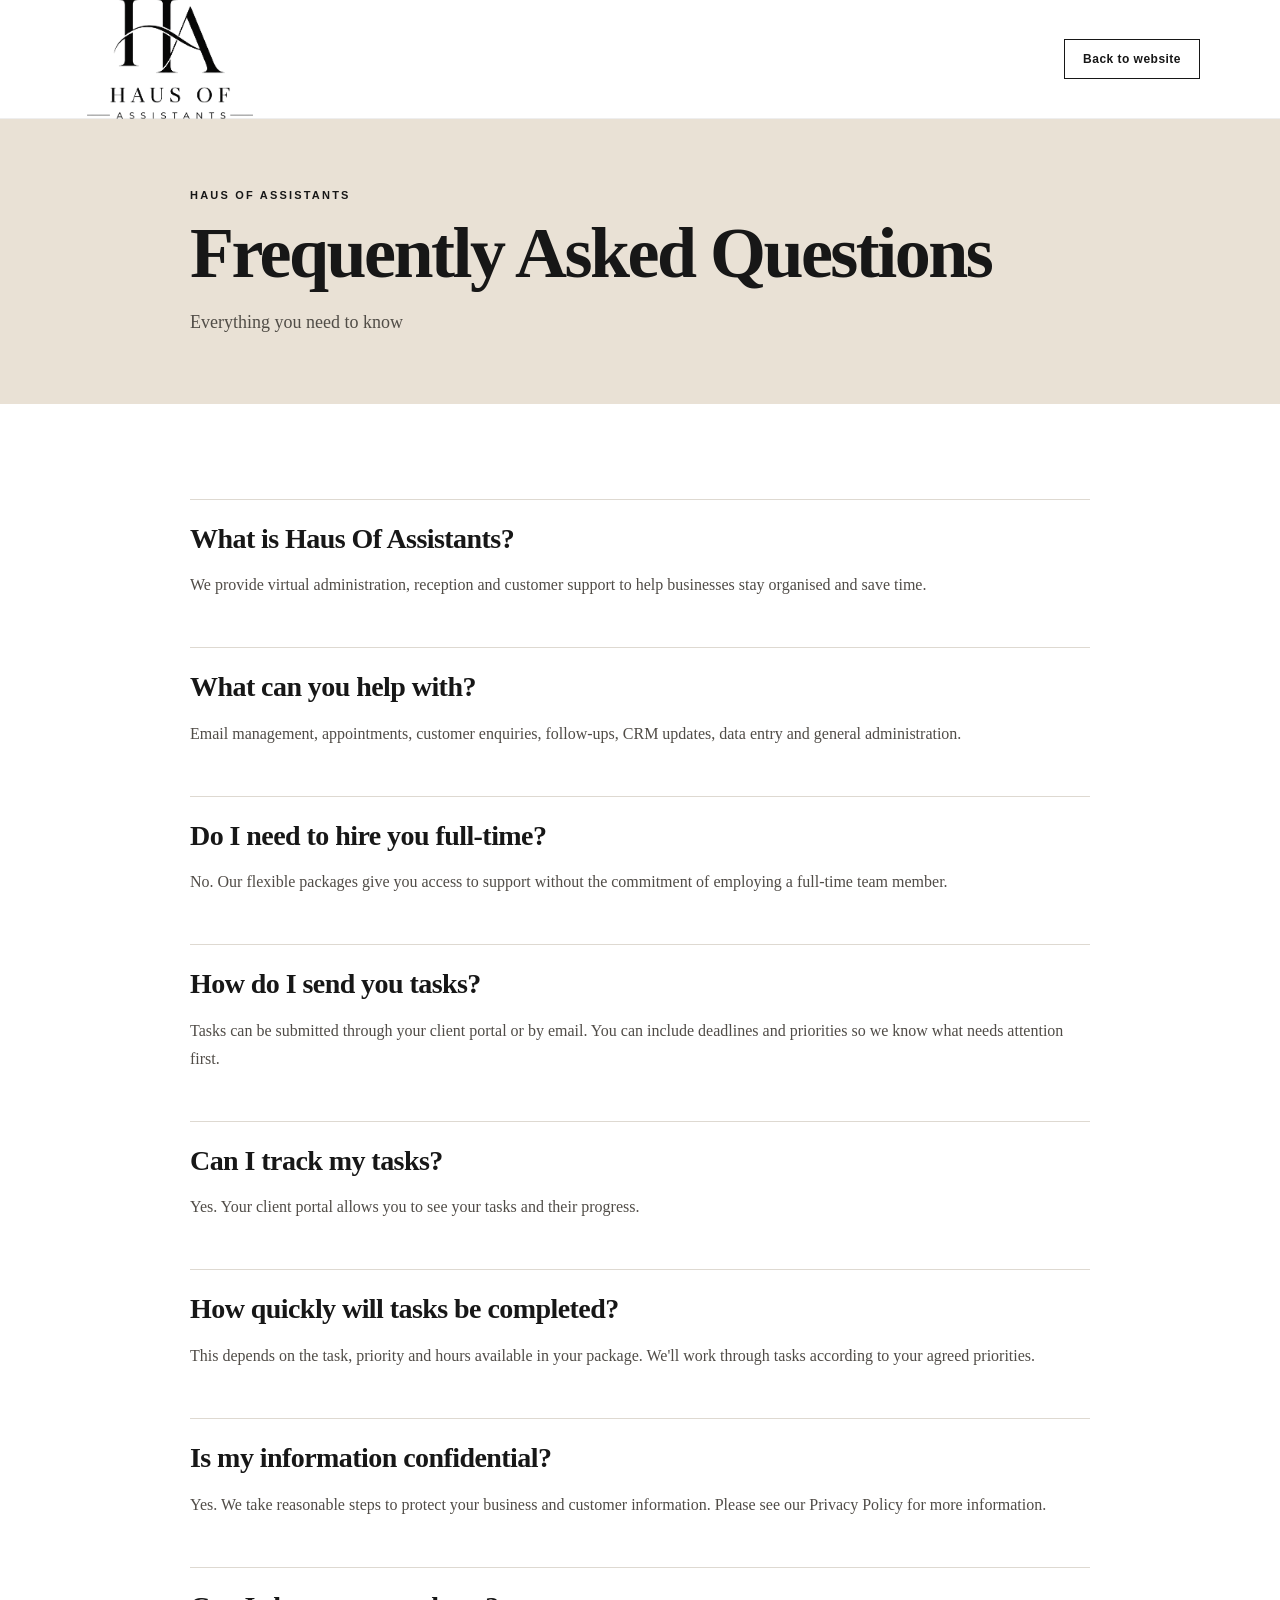
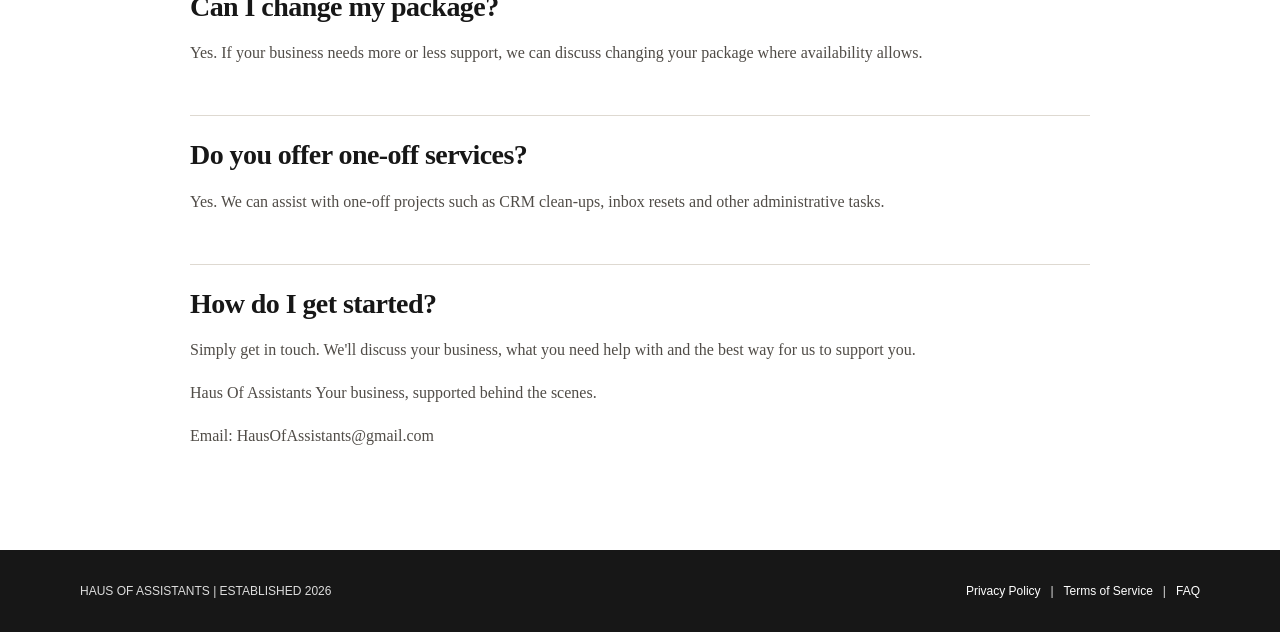
<file: faq.html>
<!doctype html><html lang="en"><head><meta charset="utf-8"><meta name="viewport" content="width=device-width,initial-scale=1"><title>Frequently Asked Questions | Haus Of Assistants</title><style>
:root{--ink:#171717;--paper:#fff;--beige:#e9e1d5;--warm:#f7f3ed;--muted:#6d6963;--line:#ded9d1}*{box-sizing:border-box}body{margin:0;font-family:Georgia,"Times New Roman",serif;color:var(--ink);background:var(--paper);line-height:1.75}a{color:inherit}.top{background:#fff;border-bottom:1px solid #eee}.nav{width:min(1120px,92%);height:118px;margin:auto;display:flex;align-items:center;justify-content:space-between}.nav img{width:180px;height:140px;object-fit:contain;display:block}.btn{padding:12px 18px;border:1px solid var(--ink);text-decoration:none;font:700 12px Arial,sans-serif;letter-spacing:.04em}.hero{background:var(--beige);padding:70px 0 65px}.heroin,.wrap{width:min(900px,90%);margin:auto}.eyebrow{text-transform:uppercase;letter-spacing:.2em;font:700 11px Arial,sans-serif;margin-bottom:16px}.hero h1{font-size:clamp(46px,7vw,72px);line-height:1;margin:0 0 18px;letter-spacing:-.035em}.hero p{font-size:18px;color:#514d47;margin:0;max-width:650px}.wrap{padding:65px 0 85px}.wrap>p{color:#504c47;margin:0 0 15px}.wrap h2{font-size:28px;line-height:1.2;margin:48px 0 16px;padding-top:22px;border-top:1px solid var(--line);letter-spacing:-.02em}.wrap h2:first-of-type{margin-top:30px}.wrap ul{color:#504c47;padding-left:22px}.wrap strong{color:var(--ink)}footer{background:var(--ink);color:#ddd;padding:34px 0}.foot{width:min(1120px,92%);margin:auto;display:flex;justify-content:space-between;gap:20px;flex-wrap:wrap;font:12px Arial,sans-serif}.foot a{color:#fff;text-decoration:none}.foot a:hover{text-decoration:underline}@media(max-width:700px){.nav{height:92px}.nav img{width:130px;height:102px}.hero{padding:50px 0}.wrap{padding-top:45px}.wrap h2{font-size:24px}}
</style></head><body><div class="top"><div class="nav"><a href="index.html"><img src="haus-monogram.png" alt="Haus Of Assistants"></a><a class="btn" href="index.html">Back to website</a></div></div><header class="hero"><div class="heroin"><div class="eyebrow">Haus Of Assistants</div><h1>Frequently Asked Questions</h1><p>Everything you need to know</p></div></header><main class="wrap"><h2>What is Haus Of Assistants?</h2><p>We provide virtual administration, reception and customer support to help businesses stay organised and save time.</p><h2>What can you help with?</h2><p>Email management, appointments, customer enquiries, follow-ups, CRM updates, data entry and general administration.</p><h2>Do I need to hire you full-time?</h2><p>No. Our flexible packages give you access to support without the commitment of employing a full-time team member.</p><h2>How do I send you tasks?</h2><p>Tasks can be submitted through your client portal or by email. You can include deadlines and priorities so we know what needs attention first.</p><h2>Can I track my tasks?</h2><p>Yes. Your client portal allows you to see your tasks and their progress.</p><h2>How quickly will tasks be completed?</h2><p>This depends on the task, priority and hours available in your package. We&#x27;ll work through tasks according to your agreed priorities.</p><h2>Is my information confidential?</h2><p>Yes. We take reasonable steps to protect your business and customer information. Please see our Privacy Policy for more information.</p><h2>Can I change my package?</h2><p>Yes. If your business needs more or less support, we can discuss changing your package where availability allows.</p><h2>Do you offer one-off services?</h2><p>Yes. We can assist with one-off projects such as CRM clean-ups, inbox resets and other administrative tasks.</p><h2>How do I get started?</h2><p>Simply get in touch. We&#x27;ll discuss your business, what you need help with and the best way for us to support you.</p><p>Haus Of Assistants
Your business, supported behind the scenes.</p><p>Email: HausOfAssistants@gmail.com</p></main><footer><div class="foot"><div>HAUS OF ASSISTANTS | ESTABLISHED 2026</div><div><a href="privacy.html">Privacy Policy</a> &nbsp; | &nbsp; <a href="terms.html">Terms of Service</a> &nbsp; | &nbsp; <a href="faq.html">FAQ</a></div></div></footer></body></html>
</file>
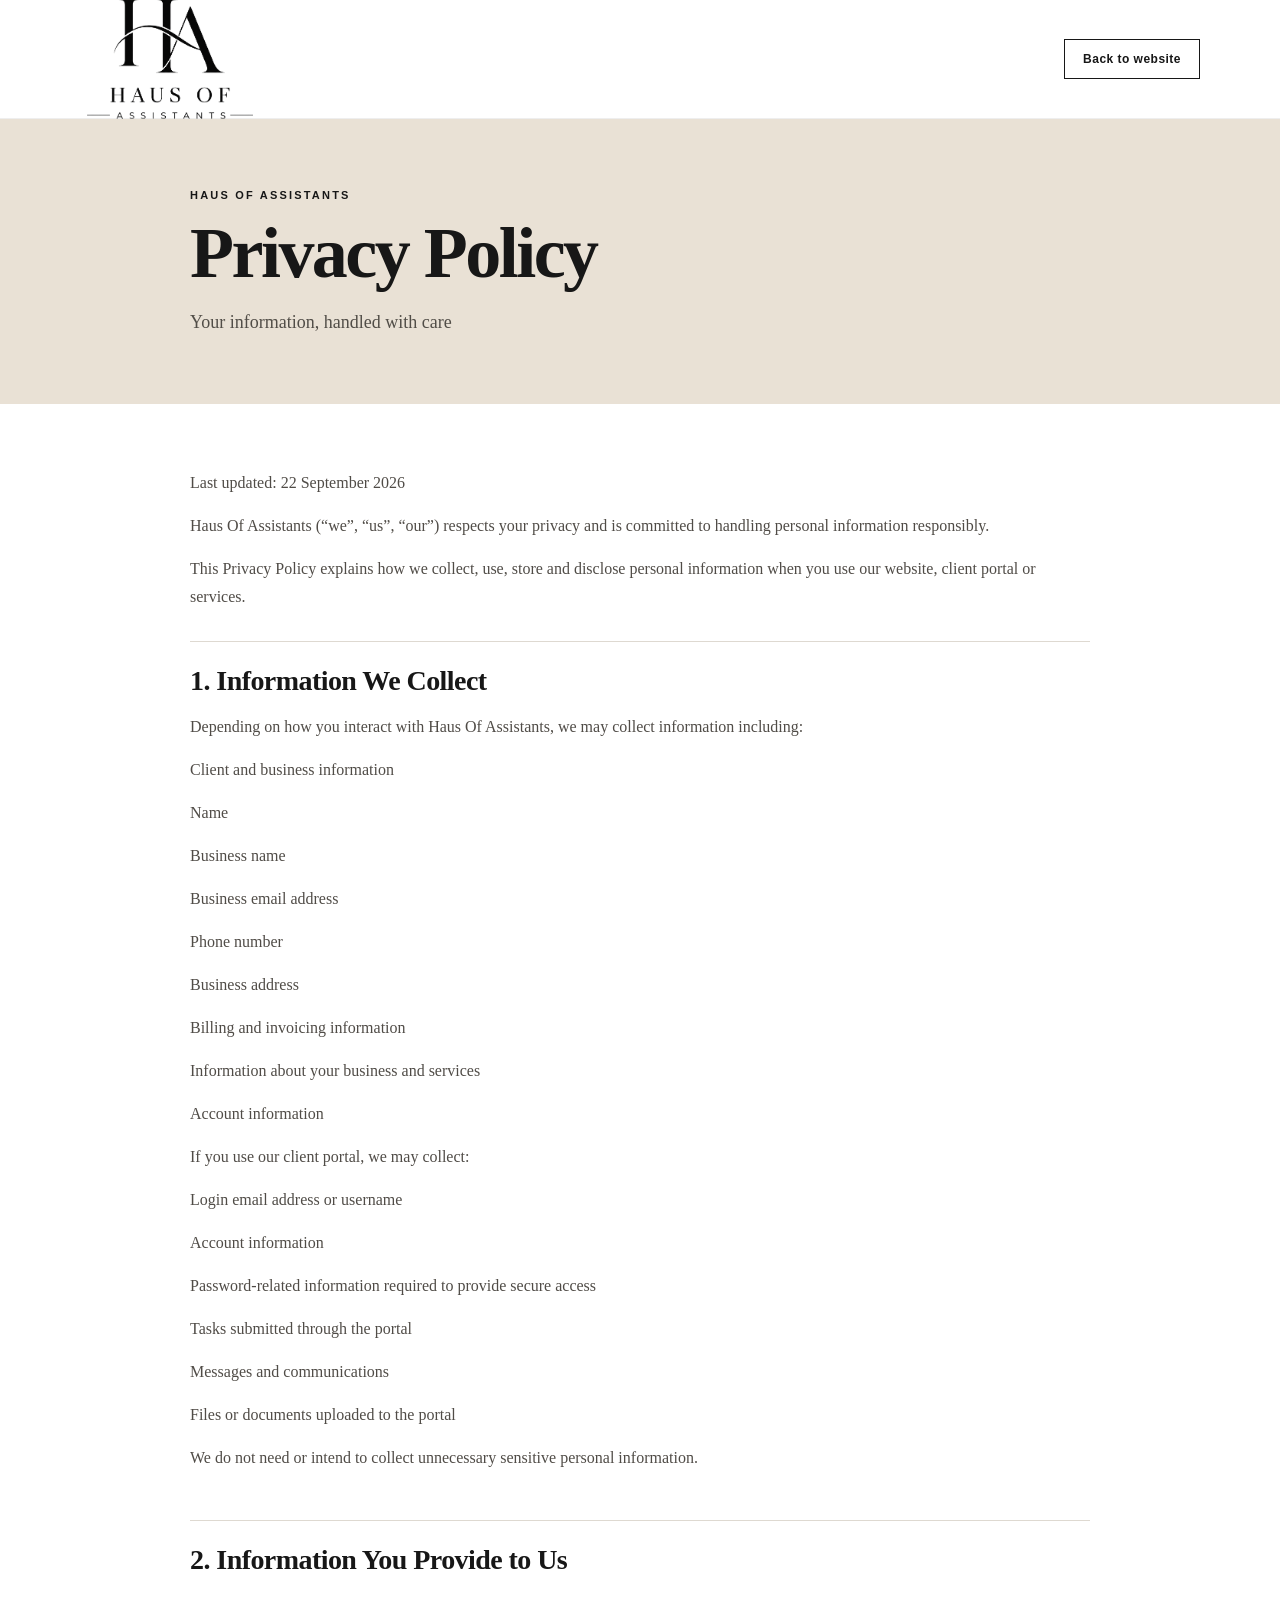
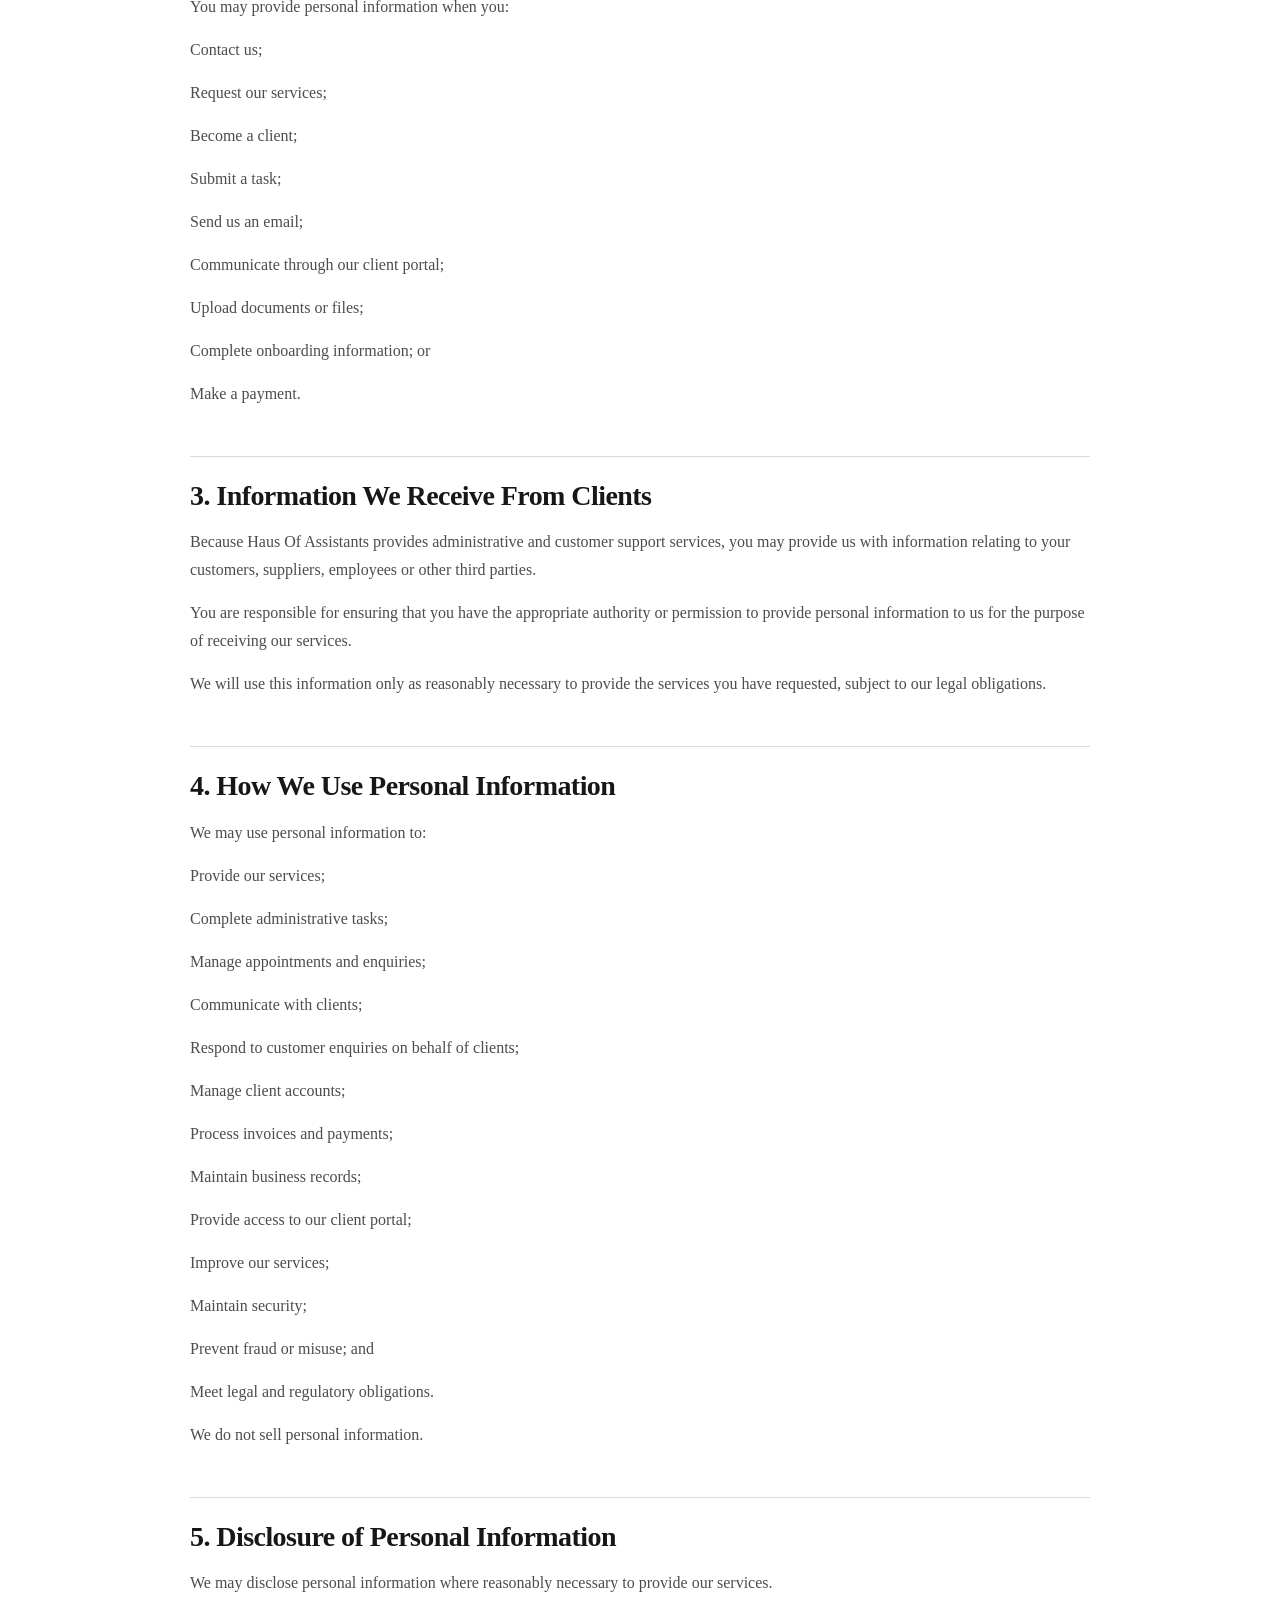
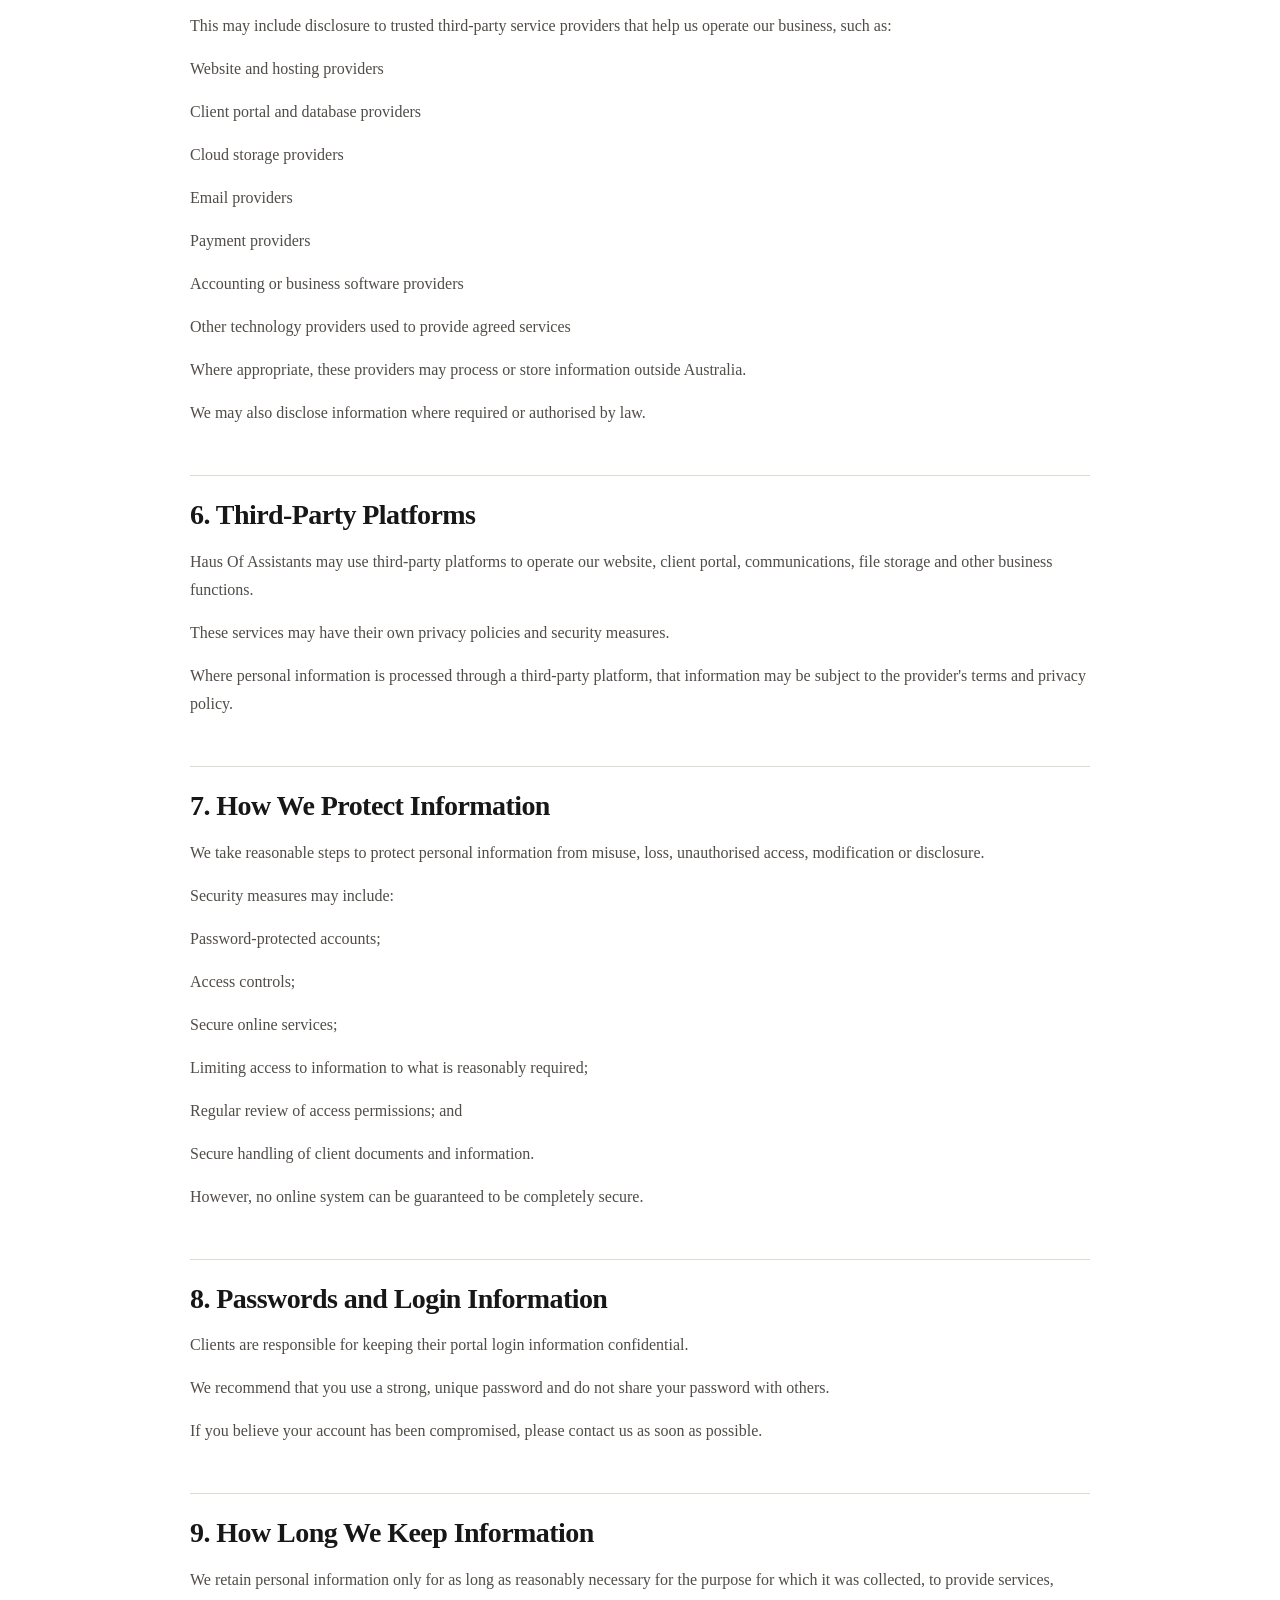
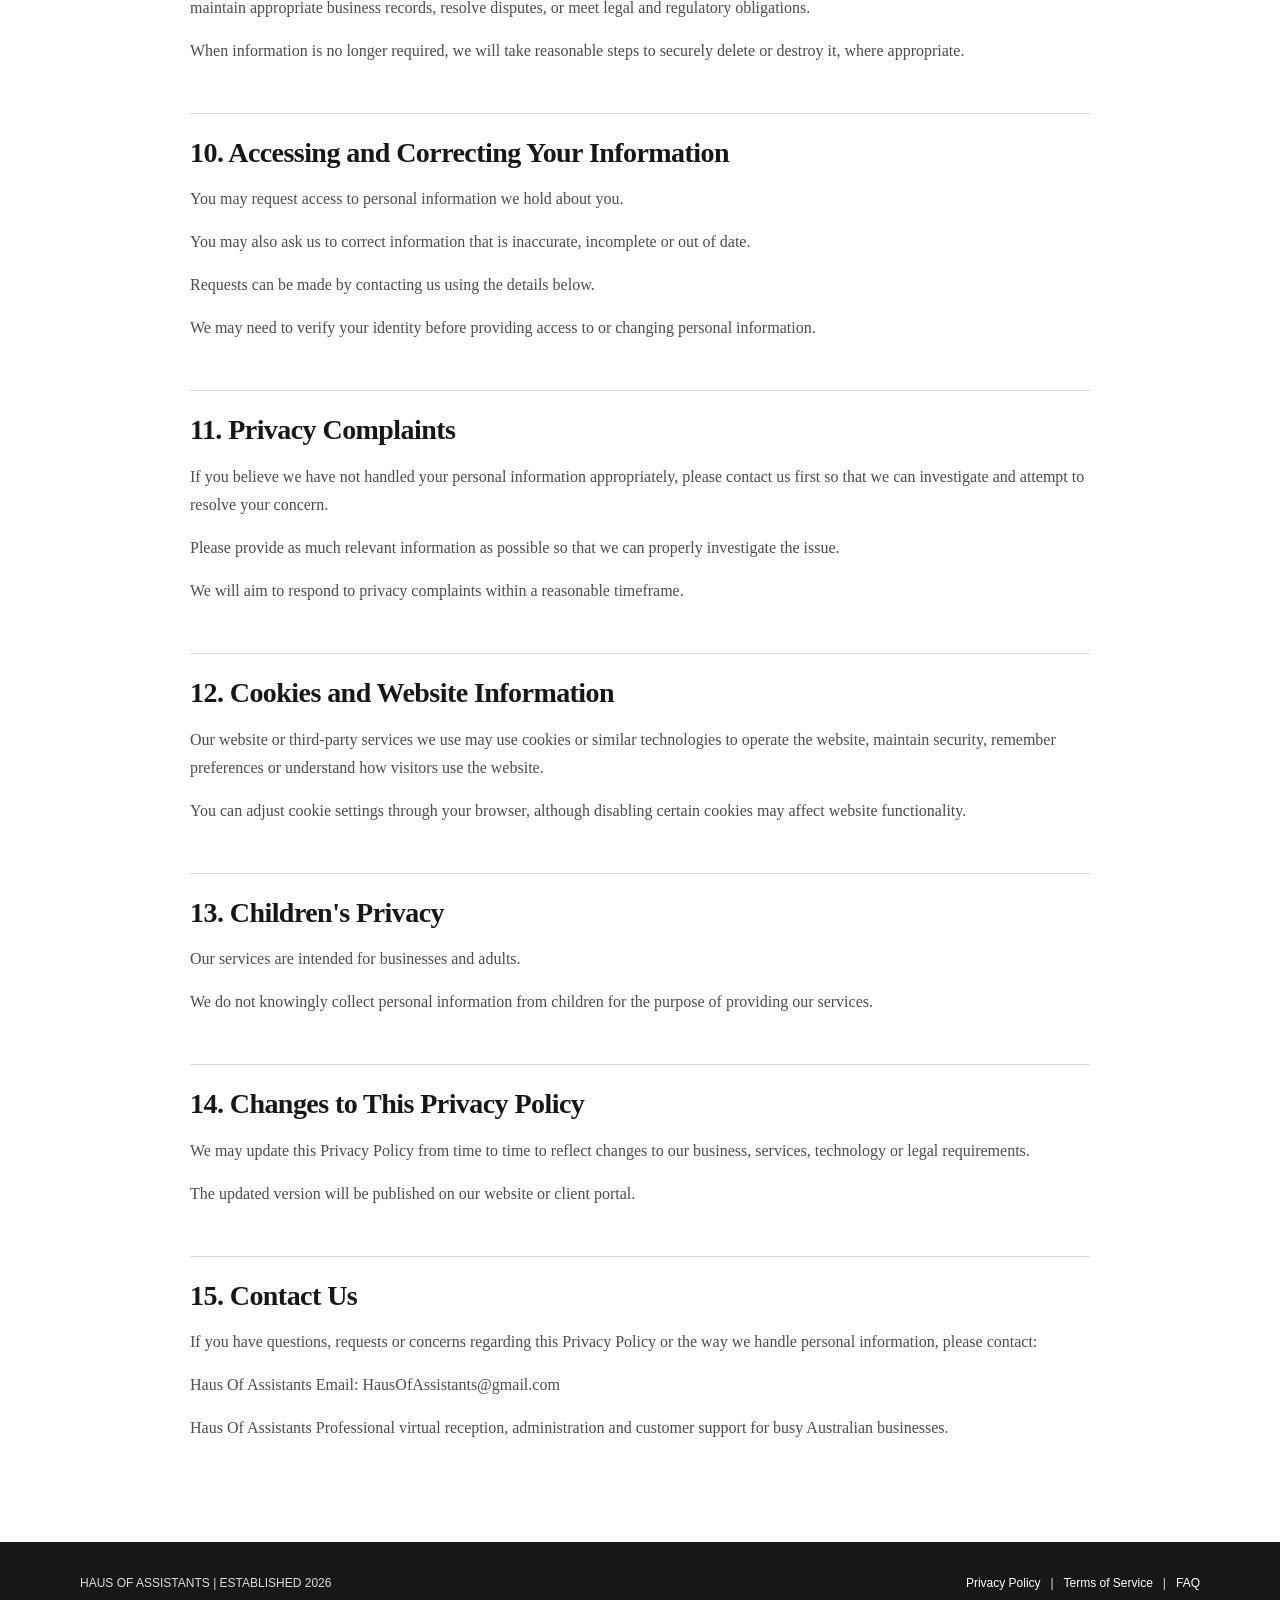
<file: privacy.html>
<!doctype html><html lang="en"><head><meta charset="utf-8"><meta name="viewport" content="width=device-width,initial-scale=1"><title>Privacy Policy | Haus Of Assistants</title><style>
:root{--ink:#171717;--paper:#fff;--beige:#e9e1d5;--warm:#f7f3ed;--muted:#6d6963;--line:#ded9d1}*{box-sizing:border-box}body{margin:0;font-family:Georgia,"Times New Roman",serif;color:var(--ink);background:var(--paper);line-height:1.75}a{color:inherit}.top{background:#fff;border-bottom:1px solid #eee}.nav{width:min(1120px,92%);height:118px;margin:auto;display:flex;align-items:center;justify-content:space-between}.nav img{width:180px;height:140px;object-fit:contain;display:block}.btn{padding:12px 18px;border:1px solid var(--ink);text-decoration:none;font:700 12px Arial,sans-serif;letter-spacing:.04em}.hero{background:var(--beige);padding:70px 0 65px}.heroin,.wrap{width:min(900px,90%);margin:auto}.eyebrow{text-transform:uppercase;letter-spacing:.2em;font:700 11px Arial,sans-serif;margin-bottom:16px}.hero h1{font-size:clamp(46px,7vw,72px);line-height:1;margin:0 0 18px;letter-spacing:-.035em}.hero p{font-size:18px;color:#514d47;margin:0;max-width:650px}.wrap{padding:65px 0 85px}.wrap>p{color:#504c47;margin:0 0 15px}.wrap h2{font-size:28px;line-height:1.2;margin:48px 0 16px;padding-top:22px;border-top:1px solid var(--line);letter-spacing:-.02em}.wrap h2:first-of-type{margin-top:30px}.wrap ul{color:#504c47;padding-left:22px}.wrap strong{color:var(--ink)}footer{background:var(--ink);color:#ddd;padding:34px 0}.foot{width:min(1120px,92%);margin:auto;display:flex;justify-content:space-between;gap:20px;flex-wrap:wrap;font:12px Arial,sans-serif}.foot a{color:#fff;text-decoration:none}.foot a:hover{text-decoration:underline}@media(max-width:700px){.nav{height:92px}.nav img{width:130px;height:102px}.hero{padding:50px 0}.wrap{padding-top:45px}.wrap h2{font-size:24px}}
</style></head><body><div class="top"><div class="nav"><a href="index.html"><img src="haus-monogram.png" alt="Haus Of Assistants"></a><a class="btn" href="index.html">Back to website</a></div></div><header class="hero"><div class="heroin"><div class="eyebrow">Haus Of Assistants</div><h1>Privacy Policy</h1><p>Your information, handled with care</p></div></header><main class="wrap"><p>Last updated: 22 September 2026</p><p>Haus Of Assistants (“we”, “us”, “our”) respects your privacy and is committed to handling personal information responsibly.</p><p>This Privacy Policy explains how we collect, use, store and disclose personal information when you use our website, client portal or services.</p><h2>1. Information We Collect</h2><p>Depending on how you interact with Haus Of Assistants, we may collect information including:</p><p>Client and business information</p><p>Name</p><p>Business name</p><p>Business email address</p><p>Phone number</p><p>Business address</p><p>Billing and invoicing information</p><p>Information about your business and services</p><p>Account information</p><p>If you use our client portal, we may collect:</p><p>Login email address or username</p><p>Account information</p><p>Password-related information required to provide secure access</p><p>Tasks submitted through the portal</p><p>Messages and communications</p><p>Files or documents uploaded to the portal</p><p>We do not need or intend to collect unnecessary sensitive personal information.</p><h2>2. Information You Provide to Us</h2><p>You may provide personal information when you:</p><p>Contact us;</p><p>Request our services;</p><p>Become a client;</p><p>Submit a task;</p><p>Send us an email;</p><p>Communicate through our client portal;</p><p>Upload documents or files;</p><p>Complete onboarding information; or</p><p>Make a payment.</p><h2>3. Information We Receive From Clients</h2><p>Because Haus Of Assistants provides administrative and customer support services, you may provide us with information relating to your customers, suppliers, employees or other third parties.</p><p>You are responsible for ensuring that you have the appropriate authority or permission to provide personal information to us for the purpose of receiving our services.</p><p>We will use this information only as reasonably necessary to provide the services you have requested, subject to our legal obligations.</p><h2>4. How We Use Personal Information</h2><p>We may use personal information to:</p><p>Provide our services;</p><p>Complete administrative tasks;</p><p>Manage appointments and enquiries;</p><p>Communicate with clients;</p><p>Respond to customer enquiries on behalf of clients;</p><p>Manage client accounts;</p><p>Process invoices and payments;</p><p>Maintain business records;</p><p>Provide access to our client portal;</p><p>Improve our services;</p><p>Maintain security;</p><p>Prevent fraud or misuse; and</p><p>Meet legal and regulatory obligations.</p><p>We do not sell personal information.</p><h2>5. Disclosure of Personal Information</h2><p>We may disclose personal information where reasonably necessary to provide our services.</p><p>This may include disclosure to trusted third-party service providers that help us operate our business, such as:</p><p>Website and hosting providers</p><p>Client portal and database providers</p><p>Cloud storage providers</p><p>Email providers</p><p>Payment providers</p><p>Accounting or business software providers</p><p>Other technology providers used to provide agreed services</p><p>Where appropriate, these providers may process or store information outside Australia.</p><p>We may also disclose information where required or authorised by law.</p><h2>6. Third-Party Platforms</h2><p>Haus Of Assistants may use third-party platforms to operate our website, client portal, communications, file storage and other business functions.</p><p>These services may have their own privacy policies and security measures.</p><p>Where personal information is processed through a third-party platform, that information may be subject to the provider&#x27;s terms and privacy policy.</p><h2>7. How We Protect Information</h2><p>We take reasonable steps to protect personal information from misuse, loss, unauthorised access, modification or disclosure.</p><p>Security measures may include:</p><p>Password-protected accounts;</p><p>Access controls;</p><p>Secure online services;</p><p>Limiting access to information to what is reasonably required;</p><p>Regular review of access permissions; and</p><p>Secure handling of client documents and information.</p><p>However, no online system can be guaranteed to be completely secure.</p><h2>8. Passwords and Login Information</h2><p>Clients are responsible for keeping their portal login information confidential.</p><p>We recommend that you use a strong, unique password and do not share your password with others.</p><p>If you believe your account has been compromised, please contact us as soon as possible.</p><h2>9. How Long We Keep Information</h2><p>We retain personal information only for as long as reasonably necessary for the purpose for which it was collected, to provide services, maintain appropriate business records, resolve disputes, or meet legal and regulatory obligations.</p><p>When information is no longer required, we will take reasonable steps to securely delete or destroy it, where appropriate.</p><h2>10. Accessing and Correcting Your Information</h2><p>You may request access to personal information we hold about you.</p><p>You may also ask us to correct information that is inaccurate, incomplete or out of date.</p><p>Requests can be made by contacting us using the details below.</p><p>We may need to verify your identity before providing access to or changing personal information.</p><h2>11. Privacy Complaints</h2><p>If you believe we have not handled your personal information appropriately, please contact us first so that we can investigate and attempt to resolve your concern.</p><p>Please provide as much relevant information as possible so that we can properly investigate the issue.</p><p>We will aim to respond to privacy complaints within a reasonable timeframe.</p><h2>12. Cookies and Website Information</h2><p>Our website or third-party services we use may use cookies or similar technologies to operate the website, maintain security, remember preferences or understand how visitors use the website.</p><p>You can adjust cookie settings through your browser, although disabling certain cookies may affect website functionality.</p><h2>13. Children&#x27;s Privacy</h2><p>Our services are intended for businesses and adults.</p><p>We do not knowingly collect personal information from children for the purpose of providing our services.</p><h2>14. Changes to This Privacy Policy</h2><p>We may update this Privacy Policy from time to time to reflect changes to our business, services, technology or legal requirements.</p><p>The updated version will be published on our website or client portal.</p><h2>15. Contact Us</h2><p>If you have questions, requests or concerns regarding this Privacy Policy or the way we handle personal information, please contact:</p><p>Haus Of Assistants
Email: HausOfAssistants@gmail.com</p><p>Haus Of Assistants
Professional virtual reception, administration and customer support for busy Australian businesses.</p></main><footer><div class="foot"><div>HAUS OF ASSISTANTS | ESTABLISHED 2026</div><div><a href="privacy.html">Privacy Policy</a> &nbsp; | &nbsp; <a href="terms.html">Terms of Service</a> &nbsp; | &nbsp; <a href="faq.html">FAQ</a></div></div></footer></body></html>
</file>
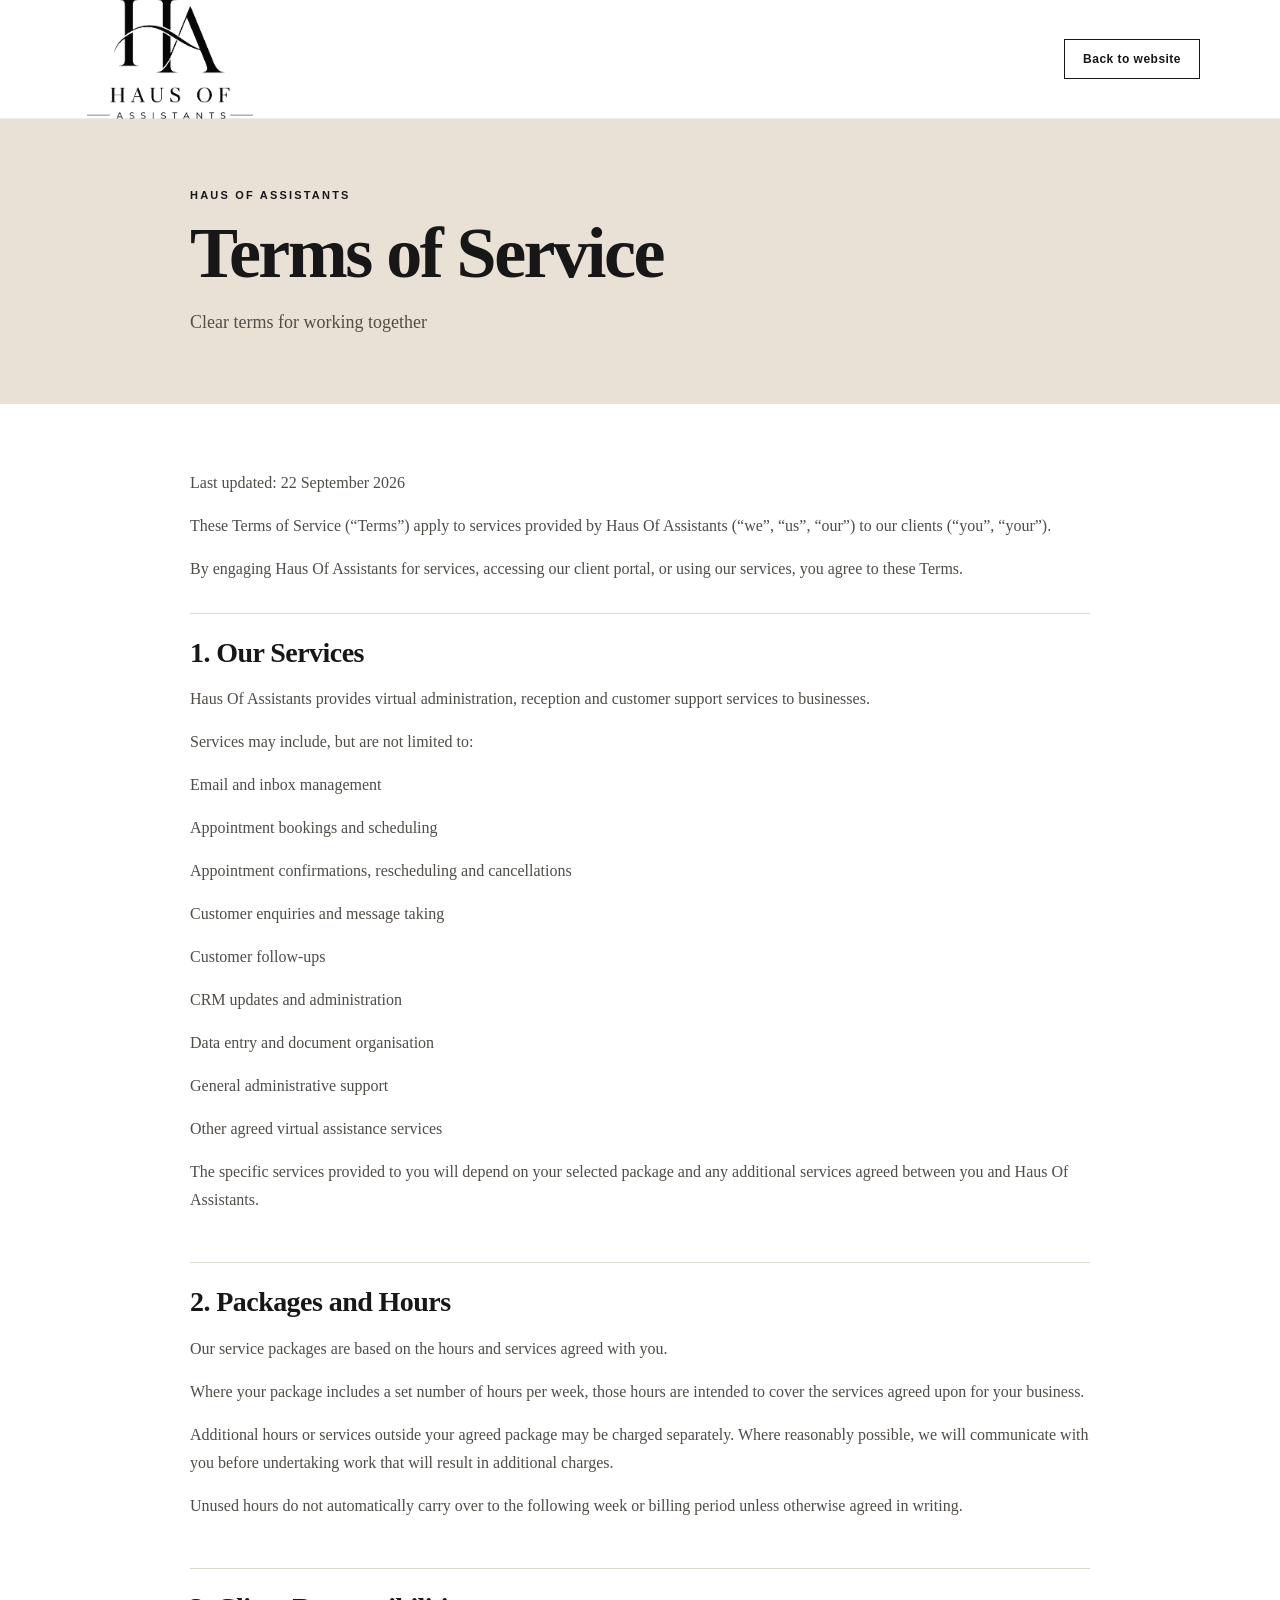
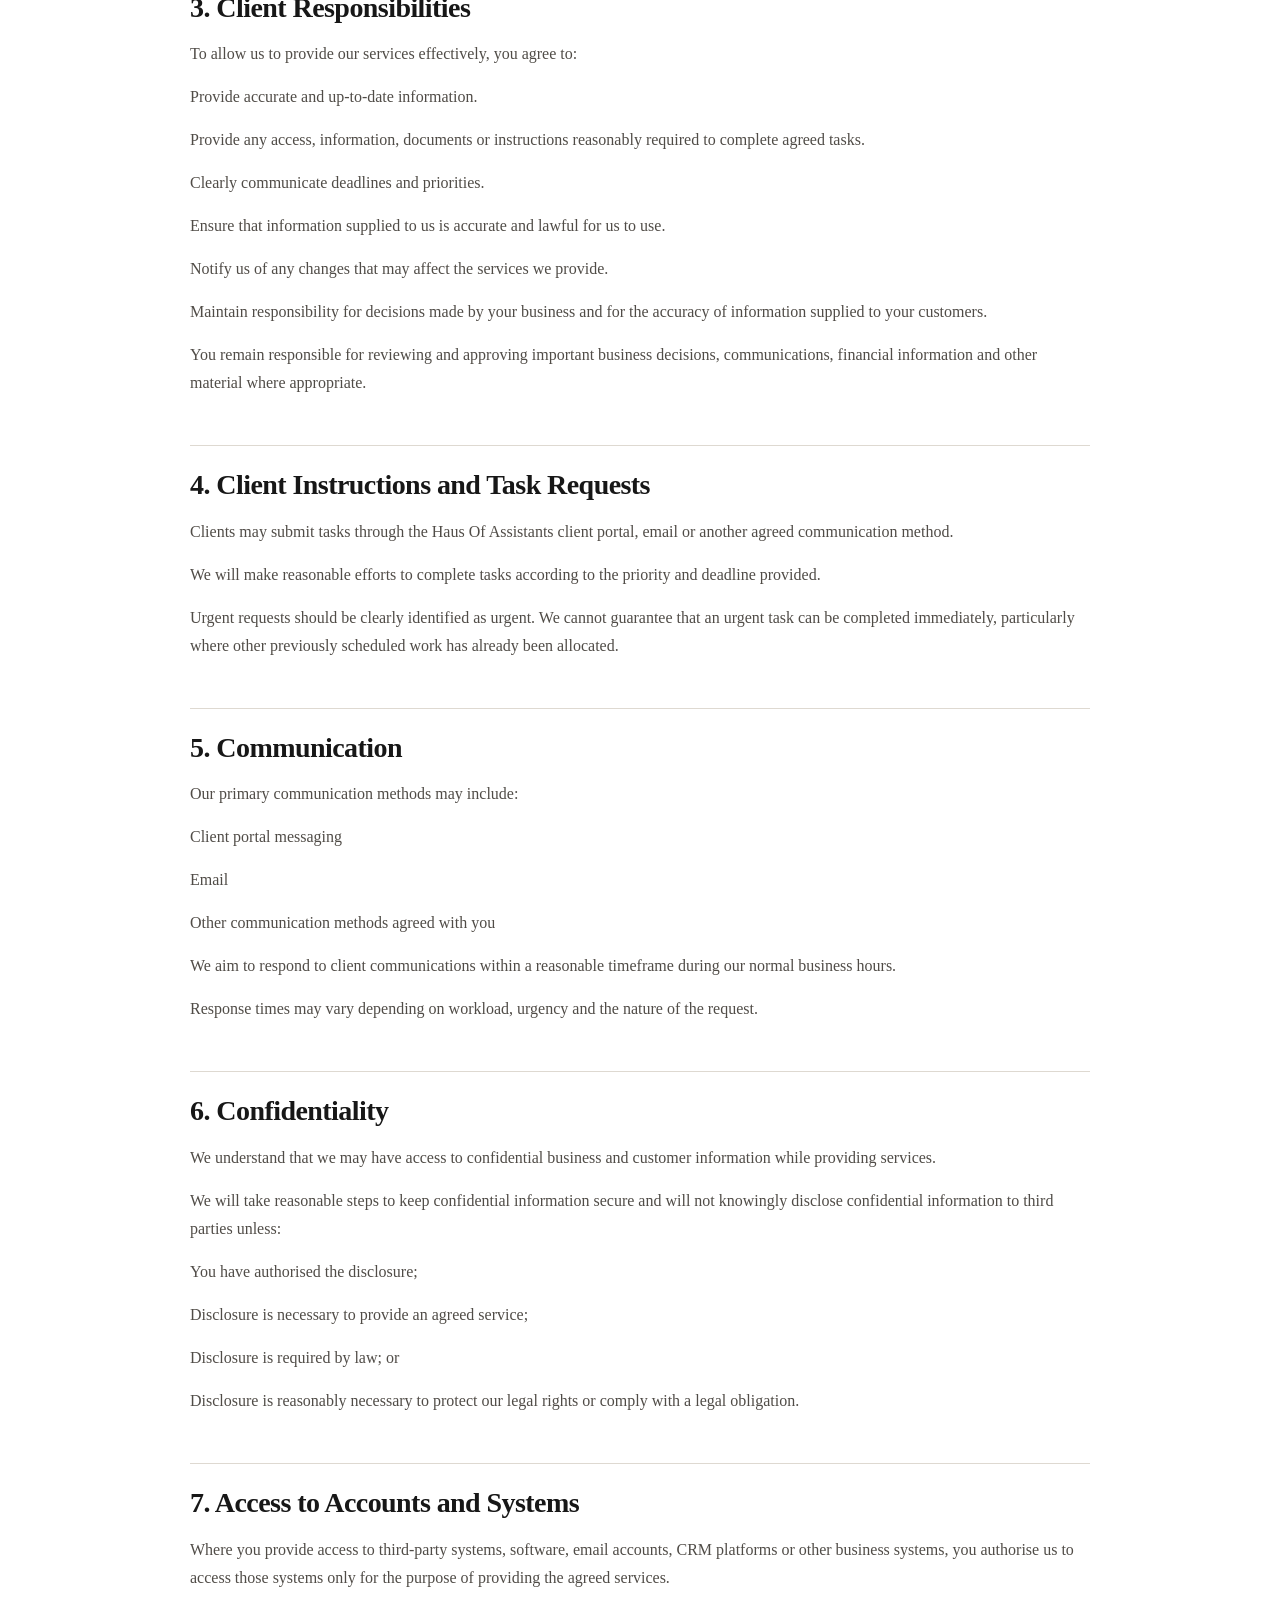
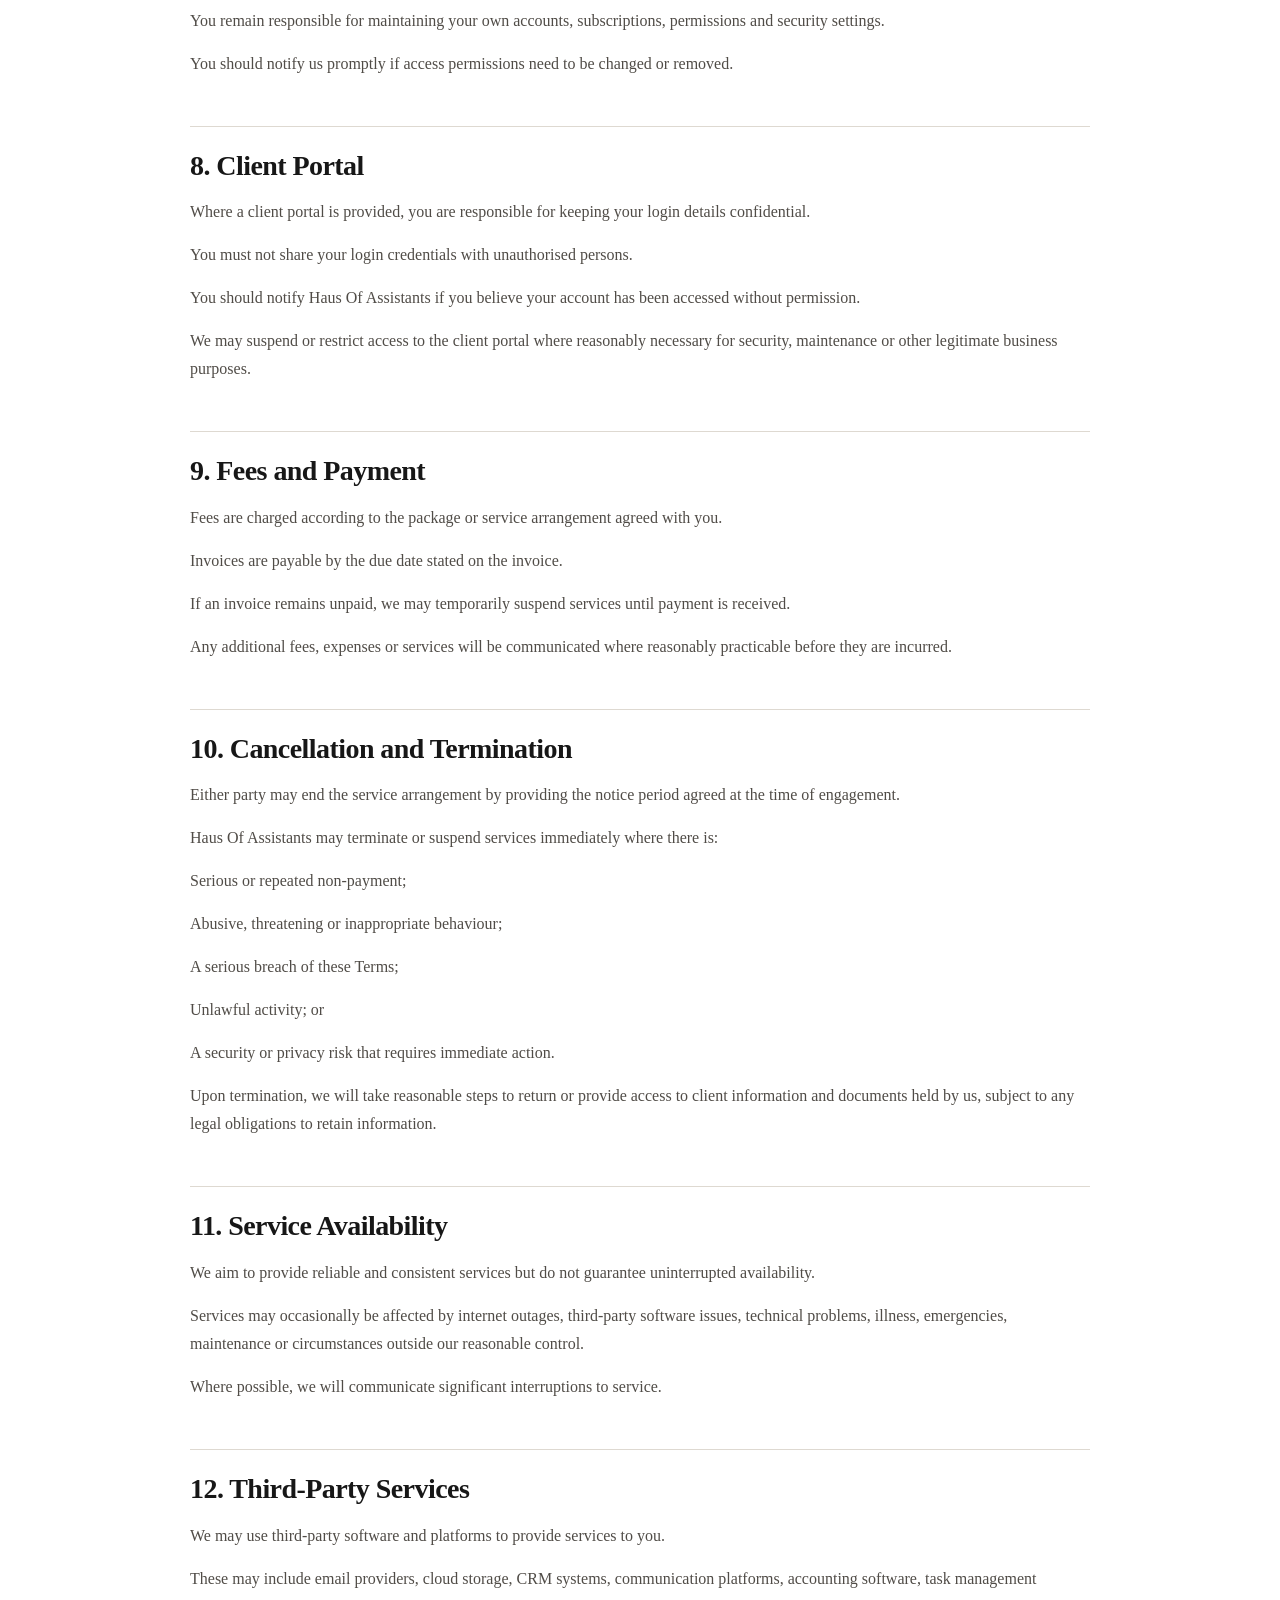
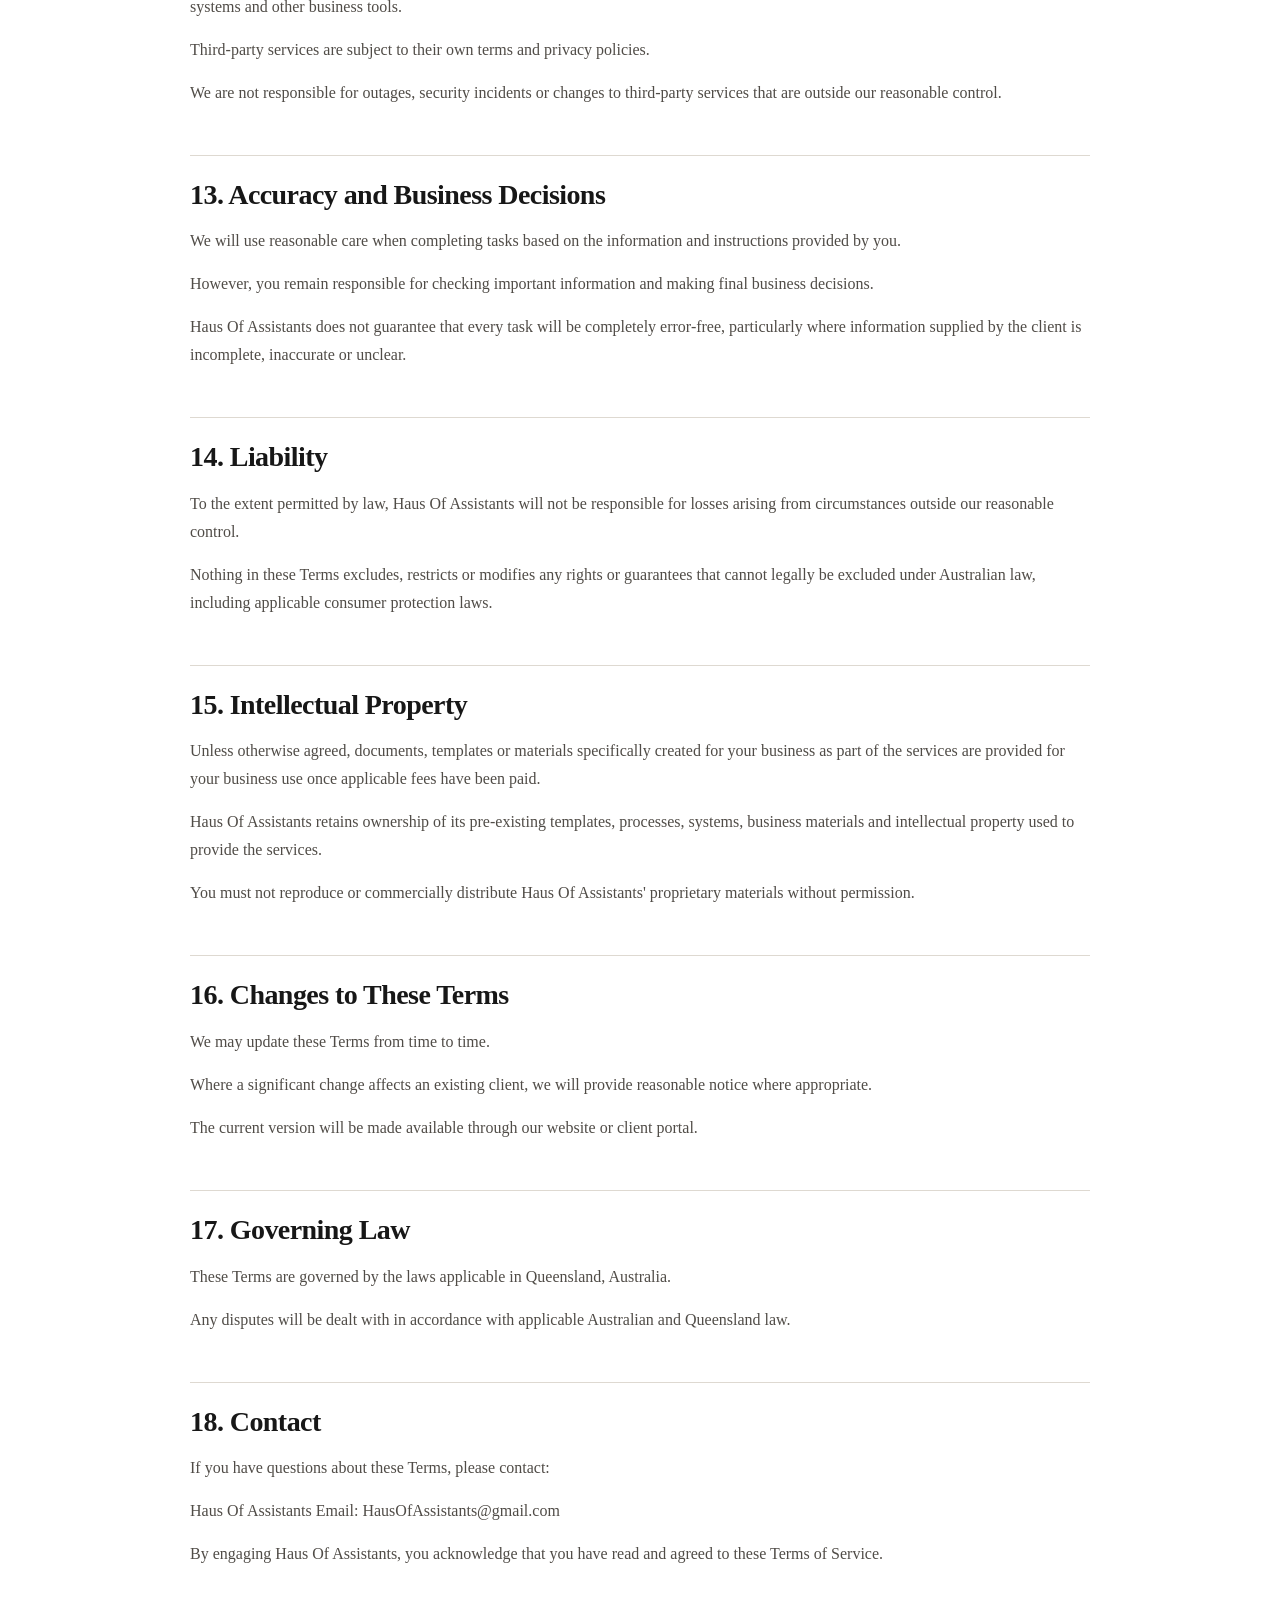
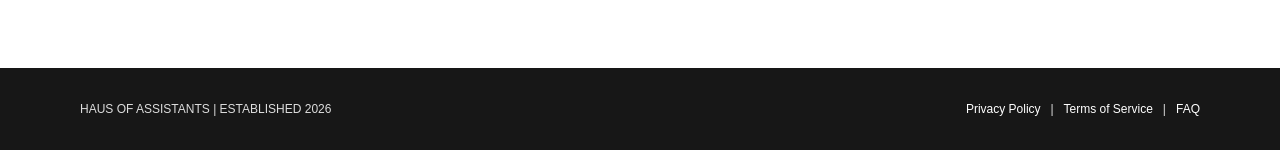
<file: terms.html>
<!doctype html><html lang="en"><head><meta charset="utf-8"><meta name="viewport" content="width=device-width,initial-scale=1"><title>Terms of Service | Haus Of Assistants</title><style>
:root{--ink:#171717;--paper:#fff;--beige:#e9e1d5;--warm:#f7f3ed;--muted:#6d6963;--line:#ded9d1}*{box-sizing:border-box}body{margin:0;font-family:Georgia,"Times New Roman",serif;color:var(--ink);background:var(--paper);line-height:1.75}a{color:inherit}.top{background:#fff;border-bottom:1px solid #eee}.nav{width:min(1120px,92%);height:118px;margin:auto;display:flex;align-items:center;justify-content:space-between}.nav img{width:180px;height:140px;object-fit:contain;display:block}.btn{padding:12px 18px;border:1px solid var(--ink);text-decoration:none;font:700 12px Arial,sans-serif;letter-spacing:.04em}.hero{background:var(--beige);padding:70px 0 65px}.heroin,.wrap{width:min(900px,90%);margin:auto}.eyebrow{text-transform:uppercase;letter-spacing:.2em;font:700 11px Arial,sans-serif;margin-bottom:16px}.hero h1{font-size:clamp(46px,7vw,72px);line-height:1;margin:0 0 18px;letter-spacing:-.035em}.hero p{font-size:18px;color:#514d47;margin:0;max-width:650px}.wrap{padding:65px 0 85px}.wrap>p{color:#504c47;margin:0 0 15px}.wrap h2{font-size:28px;line-height:1.2;margin:48px 0 16px;padding-top:22px;border-top:1px solid var(--line);letter-spacing:-.02em}.wrap h2:first-of-type{margin-top:30px}.wrap ul{color:#504c47;padding-left:22px}.wrap strong{color:var(--ink)}footer{background:var(--ink);color:#ddd;padding:34px 0}.foot{width:min(1120px,92%);margin:auto;display:flex;justify-content:space-between;gap:20px;flex-wrap:wrap;font:12px Arial,sans-serif}.foot a{color:#fff;text-decoration:none}.foot a:hover{text-decoration:underline}@media(max-width:700px){.nav{height:92px}.nav img{width:130px;height:102px}.hero{padding:50px 0}.wrap{padding-top:45px}.wrap h2{font-size:24px}}
</style></head><body><div class="top"><div class="nav"><a href="index.html"><img src="haus-monogram.png" alt="Haus Of Assistants"></a><a class="btn" href="index.html">Back to website</a></div></div><header class="hero"><div class="heroin"><div class="eyebrow">Haus Of Assistants</div><h1>Terms of Service</h1><p>Clear terms for working together</p></div></header><main class="wrap"><p>Last updated: 22 September 2026</p><p>These Terms of Service (“Terms”) apply to services provided by Haus Of Assistants (“we”, “us”, “our”) to our clients (“you”, “your”).</p><p>By engaging Haus Of Assistants for services, accessing our client portal, or using our services, you agree to these Terms.</p><h2>1. Our Services</h2><p>Haus Of Assistants provides virtual administration, reception and customer support services to businesses.</p><p>Services may include, but are not limited to:</p><p>Email and inbox management</p><p>Appointment bookings and scheduling</p><p>Appointment confirmations, rescheduling and cancellations</p><p>Customer enquiries and message taking</p><p>Customer follow-ups</p><p>CRM updates and administration</p><p>Data entry and document organisation</p><p>General administrative support</p><p>Other agreed virtual assistance services</p><p>The specific services provided to you will depend on your selected package and any additional services agreed between you and Haus Of Assistants.</p><h2>2. Packages and Hours</h2><p>Our service packages are based on the hours and services agreed with you.</p><p>Where your package includes a set number of hours per week, those hours are intended to cover the services agreed upon for your business.</p><p>Additional hours or services outside your agreed package may be charged separately. Where reasonably possible, we will communicate with you before undertaking work that will result in additional charges.</p><p>Unused hours do not automatically carry over to the following week or billing period unless otherwise agreed in writing.</p><h2>3. Client Responsibilities</h2><p>To allow us to provide our services effectively, you agree to:</p><p>Provide accurate and up-to-date information.</p><p>Provide any access, information, documents or instructions reasonably required to complete agreed tasks.</p><p>Clearly communicate deadlines and priorities.</p><p>Ensure that information supplied to us is accurate and lawful for us to use.</p><p>Notify us of any changes that may affect the services we provide.</p><p>Maintain responsibility for decisions made by your business and for the accuracy of information supplied to your customers.</p><p>You remain responsible for reviewing and approving important business decisions, communications, financial information and other material where appropriate.</p><h2>4. Client Instructions and Task Requests</h2><p>Clients may submit tasks through the Haus Of Assistants client portal, email or another agreed communication method.</p><p>We will make reasonable efforts to complete tasks according to the priority and deadline provided.</p><p>Urgent requests should be clearly identified as urgent. We cannot guarantee that an urgent task can be completed immediately, particularly where other previously scheduled work has already been allocated.</p><h2>5. Communication</h2><p>Our primary communication methods may include:</p><p>Client portal messaging</p><p>Email</p><p>Other communication methods agreed with you</p><p>We aim to respond to client communications within a reasonable timeframe during our normal business hours.</p><p>Response times may vary depending on workload, urgency and the nature of the request.</p><h2>6. Confidentiality</h2><p>We understand that we may have access to confidential business and customer information while providing services.</p><p>We will take reasonable steps to keep confidential information secure and will not knowingly disclose confidential information to third parties unless:</p><p>You have authorised the disclosure;</p><p>Disclosure is necessary to provide an agreed service;</p><p>Disclosure is required by law; or</p><p>Disclosure is reasonably necessary to protect our legal rights or comply with a legal obligation.</p><h2>7. Access to Accounts and Systems</h2><p>Where you provide access to third-party systems, software, email accounts, CRM platforms or other business systems, you authorise us to access those systems only for the purpose of providing the agreed services.</p><p>You remain responsible for maintaining your own accounts, subscriptions, permissions and security settings.</p><p>You should notify us promptly if access permissions need to be changed or removed.</p><h2>8. Client Portal</h2><p>Where a client portal is provided, you are responsible for keeping your login details confidential.</p><p>You must not share your login credentials with unauthorised persons.</p><p>You should notify Haus Of Assistants if you believe your account has been accessed without permission.</p><p>We may suspend or restrict access to the client portal where reasonably necessary for security, maintenance or other legitimate business purposes.</p><h2>9. Fees and Payment</h2><p>Fees are charged according to the package or service arrangement agreed with you.</p><p>Invoices are payable by the due date stated on the invoice.</p><p>If an invoice remains unpaid, we may temporarily suspend services until payment is received.</p><p>Any additional fees, expenses or services will be communicated where reasonably practicable before they are incurred.</p><h2>10. Cancellation and Termination</h2><p>Either party may end the service arrangement by providing the notice period agreed at the time of engagement.</p><p>Haus Of Assistants may terminate or suspend services immediately where there is:</p><p>Serious or repeated non-payment;</p><p>Abusive, threatening or inappropriate behaviour;</p><p>A serious breach of these Terms;</p><p>Unlawful activity; or</p><p>A security or privacy risk that requires immediate action.</p><p>Upon termination, we will take reasonable steps to return or provide access to client information and documents held by us, subject to any legal obligations to retain information.</p><h2>11. Service Availability</h2><p>We aim to provide reliable and consistent services but do not guarantee uninterrupted availability.</p><p>Services may occasionally be affected by internet outages, third-party software issues, technical problems, illness, emergencies, maintenance or circumstances outside our reasonable control.</p><p>Where possible, we will communicate significant interruptions to service.</p><h2>12. Third-Party Services</h2><p>We may use third-party software and platforms to provide services to you.</p><p>These may include email providers, cloud storage, CRM systems, communication platforms, accounting software, task management systems and other business tools.</p><p>Third-party services are subject to their own terms and privacy policies.</p><p>We are not responsible for outages, security incidents or changes to third-party services that are outside our reasonable control.</p><h2>13. Accuracy and Business Decisions</h2><p>We will use reasonable care when completing tasks based on the information and instructions provided by you.</p><p>However, you remain responsible for checking important information and making final business decisions.</p><p>Haus Of Assistants does not guarantee that every task will be completely error-free, particularly where information supplied by the client is incomplete, inaccurate or unclear.</p><h2>14. Liability</h2><p>To the extent permitted by law, Haus Of Assistants will not be responsible for losses arising from circumstances outside our reasonable control.</p><p>Nothing in these Terms excludes, restricts or modifies any rights or guarantees that cannot legally be excluded under Australian law, including applicable consumer protection laws.</p><h2>15. Intellectual Property</h2><p>Unless otherwise agreed, documents, templates or materials specifically created for your business as part of the services are provided for your business use once applicable fees have been paid.</p><p>Haus Of Assistants retains ownership of its pre-existing templates, processes, systems, business materials and intellectual property used to provide the services.</p><p>You must not reproduce or commercially distribute Haus Of Assistants&#x27; proprietary materials without permission.</p><h2>16. Changes to These Terms</h2><p>We may update these Terms from time to time.</p><p>Where a significant change affects an existing client, we will provide reasonable notice where appropriate.</p><p>The current version will be made available through our website or client portal.</p><h2>17. Governing Law</h2><p>These Terms are governed by the laws applicable in Queensland, Australia.</p><p>Any disputes will be dealt with in accordance with applicable Australian and Queensland law.</p><h2>18. Contact</h2><p>If you have questions about these Terms, please contact:</p><p>Haus Of Assistants
Email: HausOfAssistants@gmail.com</p><p>By engaging Haus Of Assistants, you acknowledge that you have read and agreed to these Terms of Service.</p></main><footer><div class="foot"><div>HAUS OF ASSISTANTS | ESTABLISHED 2026</div><div><a href="privacy.html">Privacy Policy</a> &nbsp; | &nbsp; <a href="terms.html">Terms of Service</a> &nbsp; | &nbsp; <a href="faq.html">FAQ</a></div></div></footer></body></html>
</file>
